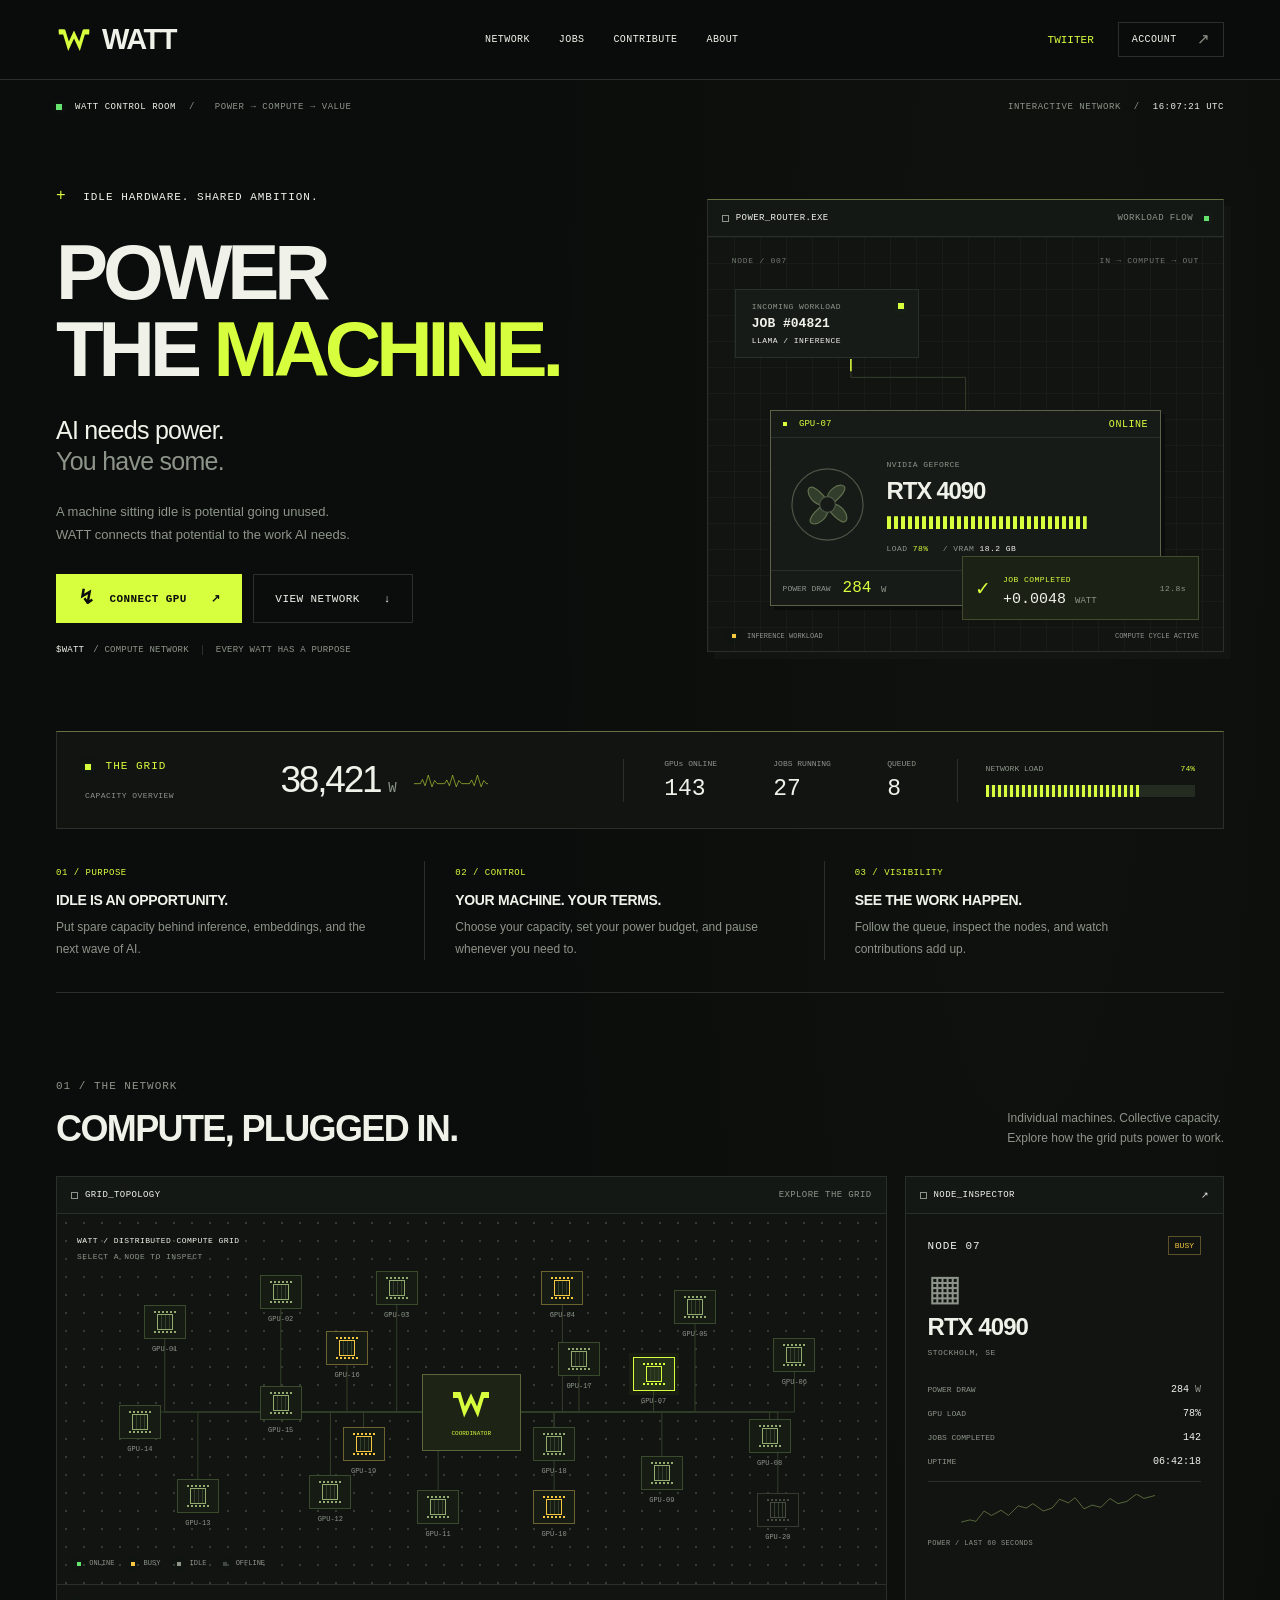
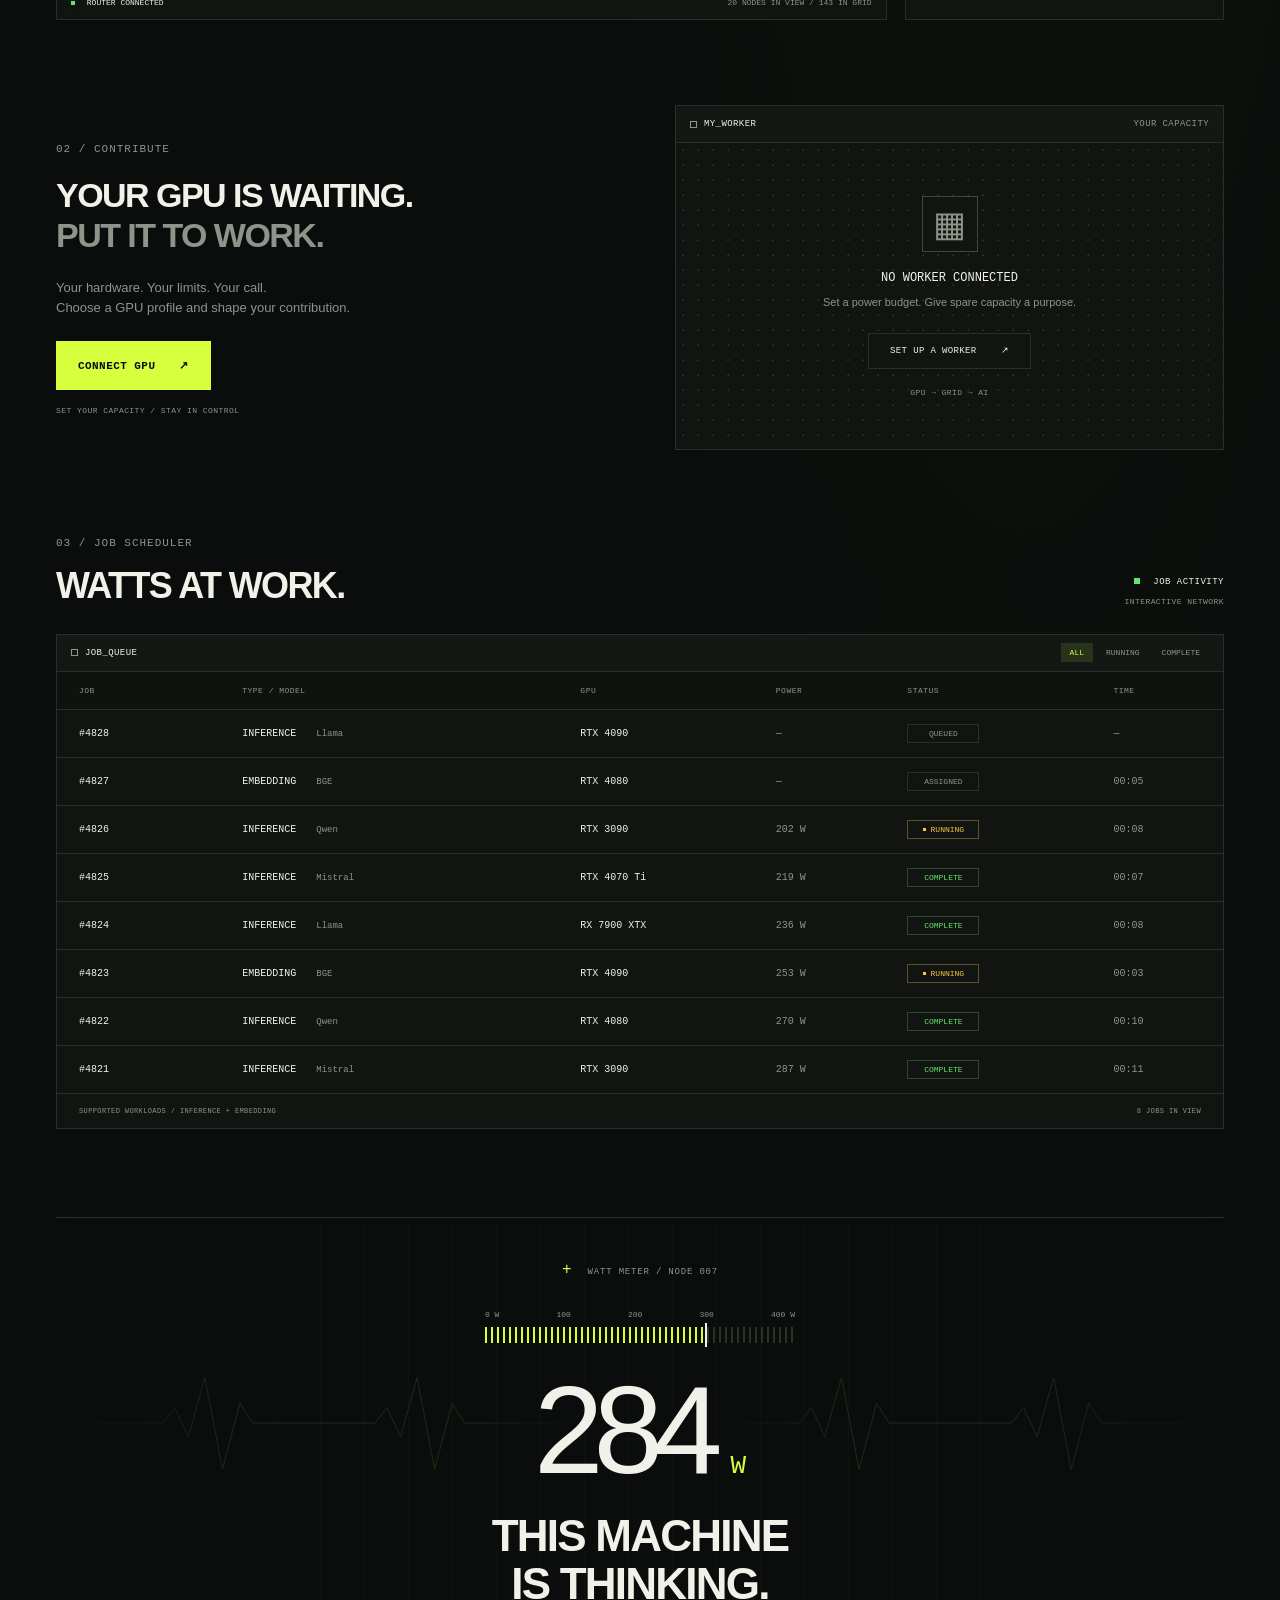
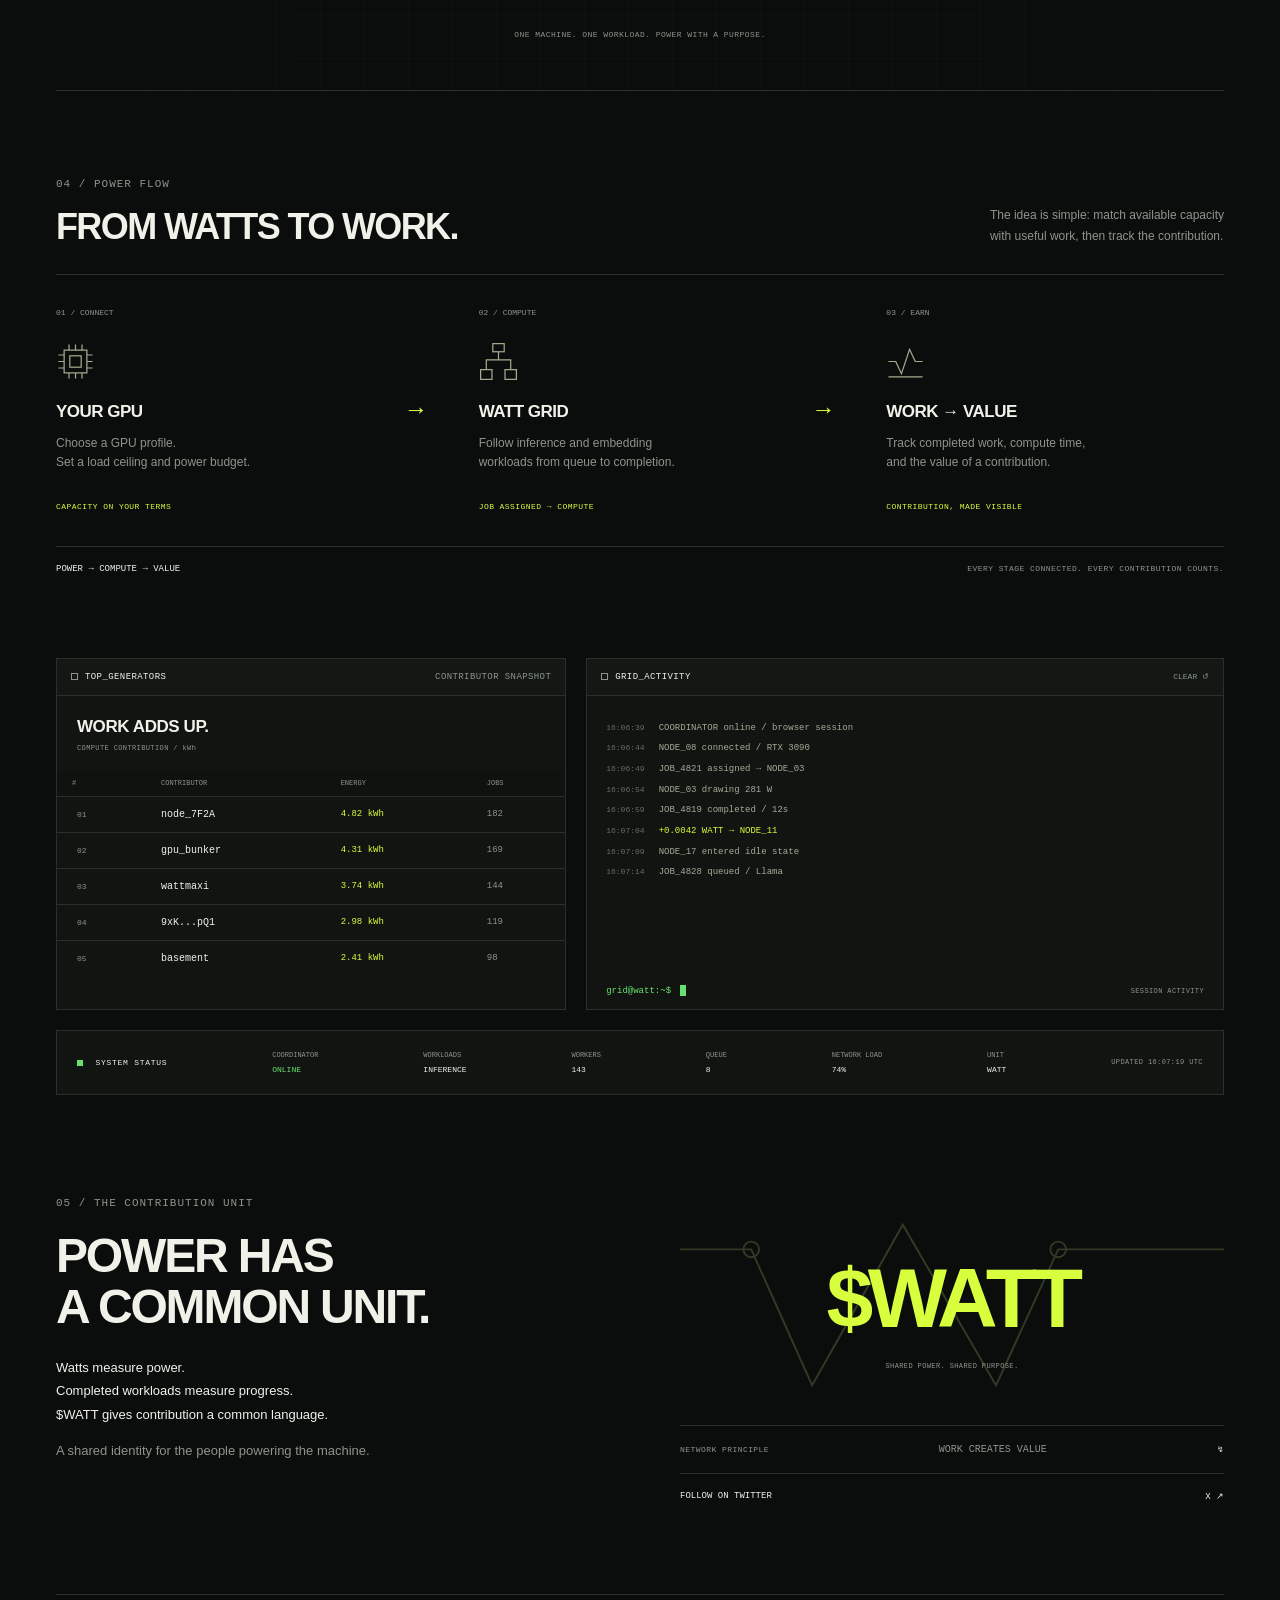
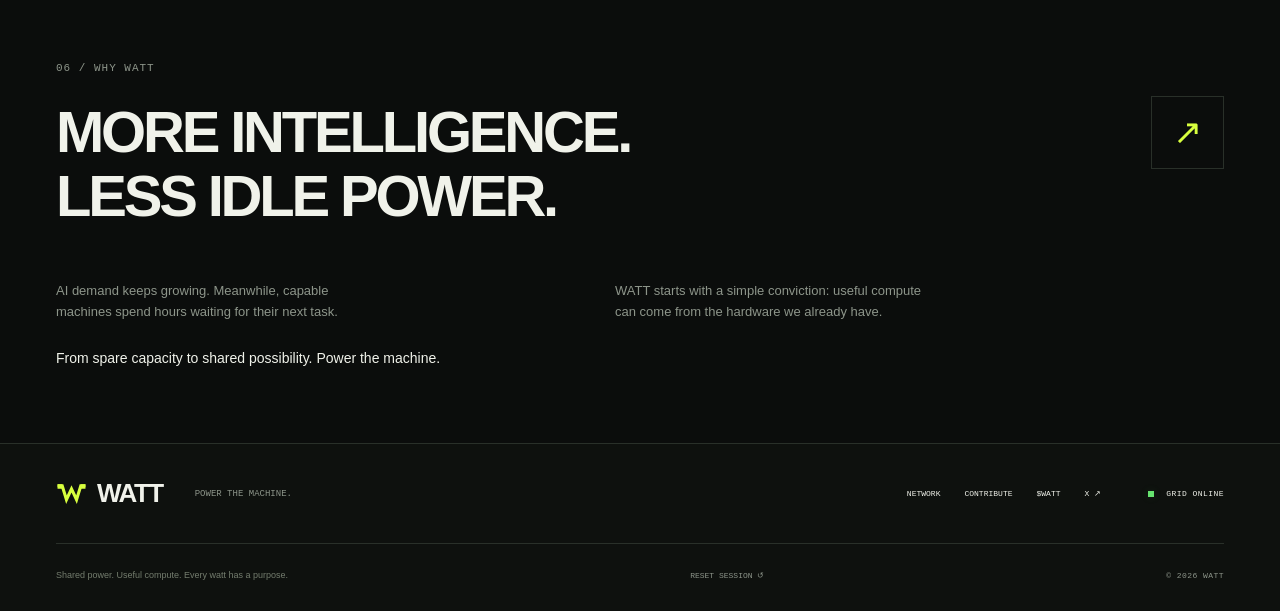
<file: index.html>
<!DOCTYPE html>
<html lang="en">
<head>
<meta charset="UTF-8"><meta name="viewport" content="width=device-width,initial-scale=1">
<meta name="theme-color" content="#0b0d0c"><meta name="description" content="AI needs power. You have some. WATT brings spare GPU capacity into one shared compute grid. Explore the network, configure your capacity, and follow the work.">
<title>WATT — Power the machine.</title>
<link rel="icon" href="assets/watt-mark.svg" type="image/svg+xml"><link rel="stylesheet" href="css/style.css">
<script defer src="js/data.js"></script><script defer src="js/network.js"></script><script defer src="js/worker.js"></script><script defer src="js/app.js"></script>
</head>
<body>
<a class="skip-link" href="#main">Skip to content</a>
<header class="header"><div class="nav-shell">
<a class="brand" href="#" aria-label="WATT home"><img src="assets/watt-mark.svg" alt="" width="36" height="27"><span>WATT</span></a>
<nav class="nav" id="navigation" aria-label="Main navigation"><a href="#network">NETWORK</a><a href="#jobs">JOBS</a><a href="#contribute">CONTRIBUTE</a><a href="#about">ABOUT</a></nav>
<div class="nav-tools"><a href="https://x.com/Watt_agent" class="token-link">TWIITER</a><button class="button small wallet-button" data-action="wallet">CONNECT <span class="wallet-symbol">⌘</span></button><button class="menu-button" aria-label="Open menu" aria-expanded="false" aria-controls="navigation">☰</button></div>
</div></header>
<main id="main">
<div class="page-shell">
<div class="system-strip"><span><i class="led"></i> WATT CONTROL ROOM <span class="dim">/</span> <span class="dim">POWER → COMPUTE → VALUE</span></span><span class="strip-right">INTERACTIVE NETWORK <span class="dim">/</span> <time id="header-time">00:00:00 UTC</time></span></div>
<section class="hero" aria-labelledby="hero-title">
<div class="hero-copy"><p class="eyebrow"><span class="tiny-cross">+</span> IDLE HARDWARE. SHARED AMBITION.</p><h1 id="hero-title">POWER<br>THE <span>MACHINE.</span></h1><p class="hero-lead">AI needs power.<br><span>You have some.</span></p><p class="hero-description">A machine sitting idle is potential going unused.<br>WATT connects that potential to the work AI needs.</p><div class="hero-actions"><button class="button primary" data-action="worker"><span class="plug-icon">↯</span><span data-worker-cta>CONNECT GPU</span><span>↗</span></button><a class="button secondary" href="#network">VIEW NETWORK <span>↓</span></a></div><p class="hero-footnote"><span>$WATT</span> / COMPUTE NETWORK <i></i> EVERY WATT HAS A PURPOSE</p></div>
<div class="hero-machine panel"><div class="panel-bar"><span><i class="window-mark"></i> POWER_ROUTER.EXE</span><span class="dim">WORKLOAD FLOW <i class="led"></i></span></div>
<div class="machine-stage"><div class="machine-grid"></div><div class="stage-label"><span>NODE / 007</span><span>IN → COMPUTE → OUT</span></div>
<div class="job-input"><span class="micro dim">INCOMING WORKLOAD</span><strong>JOB #04821</strong><span class="micro">LLAMA / INFERENCE</span><i class="led"></i></div>
<svg class="flow-wire wire-top" viewBox="0 0 500 85" aria-hidden="true"><path class="wire-base" d="M100 0v24h150v61"/><path class="wire-pulse" d="M100 0v24h150v61"/></svg>
<div class="gpu-unit"><div class="gpu-top"><span><i class="led"></i> GPU-07</span><span class="micro">ONLINE</span></div><div class="gpu-body"><div class="fan"><svg viewBox="0 0 100 100" aria-hidden="true"><circle cx="50" cy="50" r="45"/><g class="fan-blades"><path d="M50 45C19 5 18 48 44 51M55 50C95 19 52 18 49 44M50 55C81 95 82 52 56 49M45 50C5 81 48 82 51 56"/></g><circle class="fan-hub" cx="50" cy="50" r="10"/></svg></div><div class="gpu-spec"><span class="micro dim">NVIDIA GEFORCE</span><strong>RTX 4090</strong><div class="gpu-load-bars" aria-hidden="true"></div><span class="micro"><span class="dim">LOAD</span> <b id="hero-load">78%</b> <span class="dim">/ VRAM</span> 18.2 GB</span></div></div><div class="gpu-bottom"><span>POWER DRAW</span><strong><span id="hero-watts">284</span> <small>W</small></strong><span class="gpu-temp">64°C <span class="dim">/ 48% FAN</span></span></div></div>
<svg class="flow-wire wire-bottom" viewBox="0 0 500 80" aria-hidden="true"><path class="wire-base" d="M250 0v35h150v45"/><path class="wire-pulse" d="M250 0v35h150v45"/></svg>
<div class="job-output"><span class="completion-check">✓</span><div><span class="micro">JOB COMPLETED</span><strong>+0.0048 <span>WATT</span></strong></div><span class="micro dim">12.8s</span></div>
<div class="stage-footer"><span><i class="led yellow"></i> INFERENCE WORKLOAD</span><span id="hero-phase">COMPUTE CYCLE ACTIVE</span></div></div></div>
</section>
<section class="grid-meter panel" aria-label="Network power model"><div class="grid-meter-label"><p class="eyebrow"><i class="led"></i> THE GRID</p><span class="micro dim">CAPACITY OVERVIEW</span></div><div class="main-power"><strong id="network-watts">38,421</strong><span>W</span><svg viewBox="0 0 140 30" aria-hidden="true"><path d="M0 20h12l4-8 5 12 6-20 7 22 5-12 5 6h14l4-7 5 11 6-20 7 22 5-12 5 6h15l4-7 5 11 6-20 7 22 5-12 5 6h7"/></svg></div><dl class="grid-stats"><div><dt>GPUs ONLINE</dt><dd id="network-workers">143</dd></div><div><dt>JOBS RUNNING</dt><dd id="network-running">27</dd></div><div><dt>QUEUED</dt><dd id="network-queue">8</dd></div></dl><div class="network-load"><div><span>NETWORK LOAD</span><strong id="network-load-label">74%</strong></div><div class="load-track"><i id="network-load-bar" style="width:74%"></i></div></div></section>
<section class="network-principles" aria-label="What WATT stands for"><article><span class="micro">01 / PURPOSE</span><h3>IDLE IS AN OPPORTUNITY.</h3><p>Put spare capacity behind inference, embeddings, and the next wave of AI.</p></article><article><span class="micro">02 / CONTROL</span><h3>YOUR MACHINE. YOUR TERMS.</h3><p>Choose your capacity, set your power budget, and pause whenever you need to.</p></article><article><span class="micro">03 / VISIBILITY</span><h3>SEE THE WORK HAPPEN.</h3><p>Follow the queue, inspect the nodes, and watch contributions add up.</p></article></section>
<section id="network" class="section network-section"><div class="section-heading"><div><p class="eyebrow">01 / THE NETWORK</p><h2>COMPUTE, PLUGGED IN.</h2></div><p>Individual machines. Collective capacity.<br>Explore how the grid puts power to work.</p></div>
<div class="network-layout"><div class="panel topology"><div class="panel-bar"><span><i class="window-mark"></i> GRID_TOPOLOGY</span><span class="dim">EXPLORE THE GRID</span></div><div class="topology-canvas" id="topology"><svg id="topology-lines" viewBox="0 0 800 370" preserveAspectRatio="none" aria-hidden="true"></svg><div class="topology-coordinate micro">WATT / DISTRIBUTED COMPUTE GRID<br><span class="dim">SELECT A NODE TO INSPECT</span></div><div class="grid-core"><img src="assets/watt-mark.svg" alt="WATT coordinator"><span>COORDINATOR</span></div><div id="topology-nodes"></div><div class="topology-legend"><span><i class="led"></i> ONLINE</span><span><i class="led yellow"></i> BUSY</span><span><i class="led idle"></i> IDLE</span><span><i class="led offline"></i> OFFLINE</span></div></div><div class="topology-bottom"><span><i class="led"></i> ROUTER CONNECTED</span><span><span id="topology-visible">20</span> NODES IN VIEW <span class="dim">/</span> <span id="topology-total">143</span> IN GRID</span></div></div>
<aside class="panel node-inspector" aria-live="polite"><div class="panel-bar"><span><i class="window-mark"></i> NODE_INSPECTOR</span><span>↗</span></div><div class="inspector-body"><div class="node-heading"><span class="eyebrow" id="inspect-id">NODE 07</span><span class="status" id="inspect-status">BUSY</span></div><div class="chip-icon" aria-hidden="true">▦</div><h3 id="inspect-gpu">RTX 4090</h3><p class="micro dim" id="inspect-location">STOCKHOLM, SE</p><dl class="telemetry"><div><dt>POWER DRAW</dt><dd><span id="inspect-power">284</span> <small>W</small></dd></div><div><dt>GPU LOAD</dt><dd id="inspect-load">78%</dd></div><div><dt>JOBS COMPLETED</dt><dd id="inspect-jobs">142</dd></div><div><dt>UPTIME</dt><dd id="inspect-uptime">06:42:18</dd></div></dl><div class="node-sparkline"><svg viewBox="0 0 280 50" aria-hidden="true"><path d="M0 38l12-3 8 2 11-14 10 6 13-7 10 7 13-13 11 3 9-6 14 10 12-4 10-12 12 5 9-7 12 15 11-5 12 3 12-12 11 7 12-3 13-10 10 6 15-4"/></svg><span class="micro dim">POWER / LAST 60 SECONDS</span></div></div></aside></div>
</section>
<section id="contribute" class="contribute-section section"><div class="contribute-intro"><p class="eyebrow">02 / CONTRIBUTE</p><h2>YOUR GPU IS WAITING.<br><span class="dim">PUT IT TO WORK.</span></h2><p>Your hardware. Your limits. Your call.<br>Choose a GPU profile and shape your contribution.</p><button class="button primary" data-action="worker"><span data-worker-cta>CONNECT GPU</span> ↗</button><span class="micro dim contribute-note">SET YOUR CAPACITY / STAY IN CONTROL</span></div><div class="panel worker-panel" id="worker-panel"><div class="panel-bar"><span><i class="window-mark"></i> MY_WORKER</span><span class="dim">YOUR CAPACITY</span></div><div id="worker-content"></div></div></section>
<section id="jobs" class="section"><div class="section-heading"><div><p class="eyebrow">03 / JOB SCHEDULER</p><h2>WATTS AT WORK.</h2></div><div class="jobs-heading-right"><span class="micro"><i class="led"></i> JOB ACTIVITY</span><span class="micro dim">INTERACTIVE NETWORK</span></div></div><div class="panel jobs-panel"><div class="panel-bar"><span><i class="window-mark"></i> JOB_QUEUE</span><div class="job-filters" role="group" aria-label="Filter jobs"><button class="active" data-filter="ALL">ALL</button><button data-filter="RUNNING">RUNNING</button><button data-filter="COMPLETE">COMPLETE</button></div></div><div class="jobs-table-wrap"><table class="jobs-table" aria-label="Interactive job queue"><thead><tr><th>JOB</th><th>TYPE / MODEL</th><th>GPU</th><th>POWER</th><th>STATUS</th><th>TIME</th></tr></thead><tbody id="job-rows"></tbody></table></div><div class="table-foot micro"><span>SUPPORTED WORKLOADS / INFERENCE + EMBEDDING</span><span id="job-count">8 JOBS IN VIEW</span></div></div></section>
<section class="thinking-section" aria-label="WATT power meter"><div class="thinking-grid"></div><p class="eyebrow"><span class="tiny-cross">+</span> WATT METER / NODE 007</p><div class="watt-gauge"><div class="gauge-ticks"><span>0 W</span><span>100</span><span>200</span><span>300</span><span>400 W</span></div><div class="gauge-bar"><div id="gauge-fill"></div><i id="gauge-needle"></i></div></div><div class="thinking-number"><span id="thinking-watts">284</span><small>W</small></div><svg class="thinking-wave" viewBox="0 0 1200 140" preserveAspectRatio="none" aria-hidden="true"><path d="M0 70h110l12-18 14 34 17-69 18 107 18-77 13 23h126l12-18 14 34 17-69 18 107 18-77 13 23h126l12-18 14 34 17-69 18 107 18-77 13 23h126l12-18 14 34 17-69 18 107 18-77 13 23h126l12-18 14 34 17-69 18 107 18-77 13 23h190"/></svg><h2>THIS MACHINE<br>IS THINKING.</h2><p class="micro dim">ONE MACHINE. ONE WORKLOAD. POWER WITH A PURPOSE.</p></section>
<section class="section power-flow-section"><div class="section-heading"><div><p class="eyebrow">04 / POWER FLOW</p><h2>FROM WATTS TO WORK.</h2></div><p>The idea is simple: match available capacity<br>with useful work, then track the contribution.</p></div><div class="power-flow"><article><span class="flow-index">01 / CONNECT</span><svg viewBox="0 0 48 48" aria-hidden="true"><rect x="10" y="10" width="28" height="28"/><rect x="17" y="17" width="14" height="14"/><path d="M16 3v7m8-7v7m8-7v7M16 38v7m8-7v7m8-7v7M3 16h7m-7 8h7m-7 8h7M38 16h7m-7 8h7m-7 8h7"/></svg><h3>YOUR GPU</h3><p>Choose a GPU profile.<br>Set a load ceiling and power budget.</p><span class="micro">CAPACITY ON YOUR TERMS</span></article><span class="flow-arrow">→</span><article><span class="flow-index">02 / COMPUTE</span><svg viewBox="0 0 48 48" aria-hidden="true"><path d="M24 12v10M9 34V22h30v12"/><rect x="17" y="2" width="14" height="10"/><rect x="2" y="34" width="14" height="12"/><rect x="32" y="34" width="14" height="12"/></svg><h3>WATT GRID</h3><p>Follow inference and embedding<br>workloads from queue to completion.</p><span class="micro">JOB ASSIGNED → COMPUTE</span></article><span class="flow-arrow">→</span><article><span class="flow-index">03 / EARN</span><svg viewBox="0 0 48 48" aria-hidden="true"><path d="M3 24h9l7 15 10-30 7 15h9"/><path d="M3 43h42"/></svg><h3>WORK → VALUE</h3><p>Track completed work, compute time,<br>and the value of a contribution.</p><span class="micro">CONTRIBUTION, MADE VISIBLE</span></article></div><div class="flow-caption"><strong>POWER → COMPUTE → VALUE</strong><span class="micro dim">EVERY STAGE CONNECTED. EVERY CONTRIBUTION COUNTS.</span></div></section>
<section class="section operations-section"><div class="panel leaderboard"><div class="panel-bar"><span><i class="window-mark"></i> TOP_GENERATORS</span><span class="dim">CONTRIBUTOR SNAPSHOT</span></div><div class="leaderboard-intro"><h3>WORK ADDS UP.</h3><span class="micro dim">COMPUTE CONTRIBUTION / kWh</span></div><table><thead><tr><th>#</th><th>CONTRIBUTOR</th><th>ENERGY</th><th>JOBS</th></tr></thead><tbody id="leaderboard-rows"></tbody></table></div><div class="panel terminal"><div class="panel-bar"><span><i class="window-mark"></i> GRID_ACTIVITY</span><button class="text-button" data-action="clear">CLEAR ↺</button></div><div class="terminal-body" id="activity-log" role="log" aria-live="off"></div><div class="terminal-prompt"><span>grid@watt:~$</span><i class="cursor"></i><span class="micro dim">SESSION ACTIVITY</span></div></div></section>
<section class="status-strip panel" aria-label="System status"><span class="eyebrow"><i class="led"></i> SYSTEM STATUS</span><div>COORDINATOR <strong>ONLINE</strong></div><div>WORKLOADS <strong>INFERENCE</strong></div><div>WORKERS <strong id="status-workers">143</strong></div><div>QUEUE <strong id="status-queue">8</strong></div><div>NETWORK LOAD <strong id="status-load">74%</strong></div><div>UNIT <strong>WATT</strong></div><span class="micro dim" id="updated-time">UPDATED 00:00:00 UTC</span></section>
<section id="token" class="token-section section"><div><p class="eyebrow">05 / THE CONTRIBUTION UNIT</p><h2>POWER HAS<br>A COMMON UNIT.</h2><p>Watts measure power.<br>Completed workloads measure progress.<br>$WATT gives contribution a common language.</p><p class="dim">A shared identity for the people powering the machine.</p></div><div class="token-identity"><div class="token-art"><svg viewBox="0 0 420 170" aria-hidden="true"><path d="M0 42h55l47 105L172 23l72 124 48-105h128"/><circle cx="55" cy="42" r="6"/><circle cx="292" cy="42" r="6"/></svg><strong>$WATT</strong><span class="micro dim">SHARED POWER. SHARED PURPOSE.</span></div><div class="contract-row"><span class="micro dim">NETWORK PRINCIPLE</span><strong>WORK CREATES VALUE</strong><span class="micro">↯</span></div><a class="twitter-button" data-twitter-link role="link" aria-label="Follow WATT on Twitter / X" aria-disabled="true"><span>FOLLOW ON TWITTER</span><span>X ↗</span></a></div></section>
<section id="about" class="about-section section"><p class="eyebrow">06 / WHY WATT</p><h2>MORE INTELLIGENCE.<br>LESS IDLE POWER.</h2><div class="about-body"><p>AI demand keeps growing. Meanwhile, capable<br>machines spend hours waiting for their next task.</p><p>WATT starts with a simple conviction: useful compute<br>can come from the hardware we already have.</p><strong>From spare capacity to shared possibility. Power the machine.</strong></div><a href="#contribute" class="about-arrow" aria-label="Start contributing">↗</a></section>
</div></main>
<footer><div class="page-shell"><div class="footer-top"><a class="brand" href="#"><img src="assets/watt-mark.svg" alt="" width="36" height="27"><span>WATT</span></a><span class="footer-tagline">POWER THE MACHINE.</span><nav aria-label="Footer navigation"><a href="#network">NETWORK</a><a href="#contribute">CONTRIBUTE</a><a href="#token">$WATT</a><a data-twitter-link role="link" aria-label="WATT on Twitter / X" aria-disabled="true">X ↗</a></nav><span class="micro"><i class="led"></i> GRID ONLINE</span></div><div class="footer-bottom"><p>Shared power. Useful compute. Every watt has a purpose.</p><button class="text-button" data-action="reset">RESET SESSION ↺</button><span class="micro dim">© 2026 WATT</span></div></div></footer>
<dialog id="setup-dialog" class="modal" aria-label="Connect GPU setup"><div class="panel-bar"><span><i class="window-mark"></i> WORKER_SETUP</span><button class="close-button" data-close aria-label="Close setup">×</button></div><div class="modal-body"><p class="eyebrow">WORKER CONFIGURATION</p><h2>CONNECT TO THE GRID.</h2><div class="setup-steps"><span data-step="1" class="active">01 HARDWARE</span><span data-step="2">02 CAPACITY</span><span data-step="3">03 CONNECT</span></div><div id="setup-content"></div></div></dialog>
<dialog id="wallet-dialog" class="modal wallet-modal" aria-label="Local account session"><div class="panel-bar"><span><i class="window-mark"></i> ACCOUNT_SESSION</span><button class="close-button" data-close aria-label="Close account">×</button></div><div class="modal-body" id="wallet-content"></div></dialog>
<dialog id="info-dialog" class="modal info-modal" aria-label="WATT information"><div class="panel-bar"><span><i class="window-mark"></i> WATT / INFORMATION</span><button class="close-button" data-close aria-label="Close information">×</button></div><div class="modal-body" id="info-content"></div></dialog>
<div class="toast" id="toast" role="status"></div>
</body></html>
</file>
<file: css/style.css>
:root{--bg:#0b0d0c;--surface:#111411;--secondary:#171b17;--text:#f0f2ea;--muted:#8d958a;--border:#293029;--acid:#d8ff3e;--yellow:#f5c842;--green:#66e36f;--warning:#ff9f43;--red:#ff5c5c;--mono:'SFMono-Regular',Consolas,'Liberation Mono',monospace;--sans:Arial,Helvetica,sans-serif}*{box-sizing:border-box}html{scroll-behavior:smooth;scroll-padding-top:90px}body{margin:0;background:var(--bg);color:var(--text);font-family:var(--sans);-webkit-font-smoothing:antialiased}::selection{background:var(--acid);color:var(--bg)}a{color:inherit;text-decoration:none}button,input,select{font:inherit}button,a,input,select{-webkit-tap-highlight-color:transparent}button{cursor:pointer;color:inherit;background:none;border:0}button:disabled{cursor:wait;opacity:.65}button,a{touch-action:manipulation}button:focus-visible,a:focus-visible,select:focus-visible,input:focus-visible{outline:2px solid var(--acid);outline-offset:5px}button,a{transition:color .2s,background .2s,transform .2s,border-color .2s}button:active,.button:active{transform:translateY(2px)}img,svg{display:block;max-width:100%}p,h1,h2,h3{margin:0}p{line-height:1.6}dl,dd{margin:0}table{border-collapse:collapse;width:100%}th{text-align:left;font-weight:400}small{font-size:inherit}.dim{color:var(--muted)}.micro,.eyebrow{font-family:var(--mono);font-size:10px;letter-spacing:.055em}.eyebrow{font-size:11px;letter-spacing:.09em}.led{display:inline-block;width:6px;height:6px;background:var(--green);margin-right:7px;vertical-align:middle;box-shadow:0 0 8px #66e36f20}.led.yellow{background:var(--yellow)}.led.idle{background:var(--muted)}.led.offline{background:#414741}.tiny-cross{color:var(--acid);font-size:16px;margin-right:9px}.skip-link{position:fixed;top:-60px;left:20px;z-index:100;background:var(--acid);color:var(--bg);padding:12px}.skip-link:focus{top:10px}.page-shell,.nav-shell{width:calc(100% - 112px);max-width:1320px;margin:auto}.header{height:80px;border-bottom:1px solid var(--border);position:sticky;top:0;background:#0b0d0cf5;z-index:20;backdrop-filter:blur(12px)}.nav-shell{display:flex;height:100%;align-items:center;justify-content:space-between;gap:30px}.brand{display:flex;align-items:center;gap:10px;flex-shrink:0}.brand span{font-size:29px;font-weight:900;letter-spacing:-1.5px}.nav{display:flex;gap:29px;margin-left:auto;margin-right:auto;font:10px var(--mono);letter-spacing:.04em}.nav a:hover,footer a:hover{color:var(--acid)}.nav-tools{display:flex;align-items:center;gap:24px;font:11px var(--mono)}.token-link{color:var(--acid)}.social-link{padding:0}.button{display:inline-flex;align-items:center;justify-content:space-between;gap:24px;min-height:49px;padding:0 21px;border:1px solid var(--border);font:11px var(--mono);letter-spacing:.04em;white-space:nowrap}.button:hover{border-color:var(--muted);background:var(--secondary)}.button.primary{background:var(--acid);border-color:var(--acid);color:var(--bg);font-weight:700}.button.primary:hover{background:#e4ff7f;border-color:#e4ff7f}.button.small{min-height:35px;padding:0 13px;font-size:10px;gap:20px}.wallet-symbol{color:var(--muted);font-size:15px}.menu-button{display:none}.system-strip{display:flex;justify-content:space-between;padding:22px 0 0;font:9px var(--mono);letter-spacing:.06em;gap:20px}.system-strip .dim{margin:0 7px}.strip-right{color:var(--muted)}.strip-right time{color:var(--text)}.hero{display:grid;grid-template-columns:1.15fr 1fr;gap:56px;align-items:center;padding:72px 0 76px}.hero-copy h1{font-size:clamp(52px,6.1vw,88px);line-height:.99;letter-spacing:-.065em;font-weight:900;margin:24px 0 27px;white-space:nowrap}.hero-copy h1 span{color:var(--acid)}.hero-lead{font-size:25px;line-height:1.25;font-weight:500;letter-spacing:-.03em}.hero-lead span{color:var(--muted)}.hero-description{font-size:13px;color:var(--muted);margin:22px 0 28px;line-height:1.8}.hero-actions{display:flex;gap:11px;flex-wrap:wrap}.plug-icon{font-size:20px;margin-right:-10px;line-height:1}.hero-footnote{font:9px var(--mono);letter-spacing:.025em;color:var(--muted);margin-top:22px;display:flex;align-items:center;gap:9px}.hero-footnote span{color:var(--text)}.hero-footnote i{height:10px;width:1px;background:var(--border);margin:0 4px}.panel{border:1px solid var(--border);background:var(--surface);min-width:0}.panel-bar{height:37px;border-bottom:1px solid var(--border);display:flex;align-items:center;justify-content:space-between;gap:15px;padding:0 14px;font:9px var(--mono);letter-spacing:.045em;background:#141814}.panel-bar>span{display:flex;align-items:center;gap:7px}.window-mark{width:7px;height:7px;display:inline-block;border:1px solid var(--muted)}.panel-bar .led{margin:0 0 0 4px;width:5px;height:5px;animation:blink 4s infinite}.hero-machine{box-shadow:7px 7px 0 #171b1780;transform:translateY(6px)}.machine-stage{height:414px;position:relative;overflow:hidden;padding:19px 24px}.machine-grid,.thinking-grid{position:absolute;inset:0;background-image:linear-gradient(#29302945 1px,transparent 1px),linear-gradient(90deg,#29302945 1px,transparent 1px);background-size:26px 26px;pointer-events:none}.stage-label{position:relative;display:flex;justify-content:space-between;color:#737b70;font:8px var(--mono);letter-spacing:.09em}.job-input{position:absolute;top:52px;left:27px;border:1px solid var(--border);background:var(--secondary);padding:12px 16px;width:184px;z-index:2;display:flex;flex-direction:column;gap:5px}.job-input strong{font:13px var(--mono);font-weight:600}.job-input .micro{font-size:8px}.job-input .led{position:absolute;right:7px;top:13px;background:var(--acid);animation:blink 3s infinite}.flow-wire{position:absolute;left:0;right:0;width:100%;max-width:none;fill:none;stroke-width:1}.wire-top{top:122px;height:65px}.wire-base{stroke:#414b32}.wire-pulse{stroke:var(--acid);stroke-width:2;stroke-dasharray:16 300;animation:pulse-wire 5s linear infinite}.gpu-unit{position:absolute;width:76%;left:12%;top:173px;border:1px solid #5a6249;background:#171b17;z-index:3;box-shadow:4px 4px 0 #0b0d0c}.gpu-top{display:flex;align-items:center;justify-content:space-between;height:27px;border-bottom:1px solid var(--border);padding:0 12px;font:9px var(--mono);color:var(--acid)}.gpu-top .led{background:var(--acid);width:4px;height:4px}.gpu-body{display:flex;align-items:center;gap:20px;padding:15px 17px}.fan{width:79px;flex-shrink:0}.fan svg{fill:none;stroke:#4d5747;stroke-width:1.5}.fan .fan-blades{fill:#333d2b;stroke:#60704e;transform-origin:50% 50%;animation:fan-spin 9s linear infinite}.fan .fan-hub{fill:#171b17}.gpu-spec{flex:1}.gpu-spec strong{display:block;font-size:24px;letter-spacing:-.05em;margin:6px 0 11px}.gpu-spec .micro{font-size:8px}.gpu-spec b{font-weight:400;color:var(--acid);margin-right:9px}.gpu-load-bars{height:13px;width:100%;margin-bottom:8px;background:repeating-linear-gradient(90deg,var(--acid) 0,var(--acid) 4px,transparent 4px,transparent 7px);clip-path:polygon(0 0,78% 0,78% 100%,0 100%)}.gpu-bottom{border-top:1px solid var(--border);padding:8px 12px;display:flex;gap:12px;align-items:center;font:8px var(--mono)}.gpu-bottom>span:first-child{color:var(--muted)}.gpu-bottom strong{font-size:16px;font-weight:400;color:var(--acid)}.gpu-bottom small{font-size:9px;color:var(--muted)}.gpu-temp{margin-left:auto}.wire-bottom{top:312px;height:54px}.wire-bottom .wire-pulse{animation-delay:2s}.job-output{position:absolute;bottom:31px;right:24px;background:#1b2215;border:1px solid #424c2c;display:flex;align-items:center;gap:12px;padding:11px 12px;z-index:4;min-width:237px}.completion-check{font-size:19px;color:var(--acid)}.job-output .micro{font-size:8px;color:var(--acid)}.job-output strong{font:15px var(--mono);display:block;margin-top:5px}.job-output strong span{font-size:9px;color:var(--muted)}.job-output>.micro{margin-left:auto;color:var(--muted)}.stage-footer{position:absolute;left:24px;right:24px;bottom:11px;display:flex;justify-content:space-between;font:7px var(--mono);color:var(--muted)}.stage-footer .led{width:4px;height:4px}.grid-meter{display:grid;grid-template-columns:.8fr 1.5fr 1.6fr 1fr;align-items:center;padding:26px 28px;gap:28px;border-top-color:#667144}.grid-meter-label .eyebrow{color:var(--acid);margin-bottom:8px}.grid-meter-label .led{background:var(--acid)}.grid-meter-label .micro{font-size:8px}.main-power{display:flex;align-items:baseline;gap:8px;white-space:nowrap}.main-power strong{font-size:37px;letter-spacing:-.06em;font-weight:500;font-variant-numeric:tabular-nums}.main-power>span{font:14px var(--mono);color:var(--muted)}.main-power svg{width:74px;height:22px;margin-left:9px;fill:none;stroke:var(--acid);stroke-width:1}.grid-stats{display:flex;justify-content:space-around;gap:25px;border-left:1px solid var(--border);border-right:1px solid var(--border);padding:0 25px}.grid-stats dt{font:8px var(--mono);white-space:nowrap;color:var(--muted);margin-bottom:8px}.grid-stats dd{font:23px var(--mono)}.network-load>div:first-child{display:flex;justify-content:space-between;gap:14px;font:8px var(--mono);margin-bottom:12px;color:var(--muted)}.network-load strong{font-weight:400;color:var(--acid)}.load-track{height:12px;background:#242b20;position:relative}.load-track i{display:block;height:100%;background:repeating-linear-gradient(90deg,var(--acid) 0,var(--acid) 3px,transparent 3px,transparent 6px);transition:width 3s ease}.section{padding:85px 0 0;scroll-margin-top:15px}.section-heading{display:flex;align-items:flex-end;justify-content:space-between;gap:25px;margin-bottom:28px}.section-heading .eyebrow{color:var(--muted);margin-bottom:13px}.section h2{font-size:36px;line-height:1.1;font-weight:800;letter-spacing:-.045em}.section-heading>p{font-size:12px;color:var(--muted);line-height:1.7}.network-layout{display:grid;grid-template-columns:2.6fr 1fr;gap:18px}.topology-canvas{position:relative;height:370px;background-image:radial-gradient(#343c30 1px,transparent 1px);background-size:18px 18px;overflow:hidden}.topology-coordinate{position:absolute;top:19px;left:20px;font-size:8px;line-height:1.9;z-index:1}.topology-canvas>svg{position:absolute;inset:0;width:100%;height:100%;fill:none;stroke:#313e29;stroke-width:1}.topology-canvas .node-wire-pulse{stroke:var(--acid);stroke-width:1.5;stroke-dasharray:9 360;animation:pulse-wire 12s linear infinite}.grid-core{position:absolute;top:43%;left:44%;width:12%;height:21%;border:1px solid #5b673a;background:#1d2415;display:flex;flex-direction:column;gap:10px;align-items:center;justify-content:center;z-index:2}.grid-core img{width:40px}.grid-core span{font:6px var(--mono);color:var(--acid)}.network-node{position:absolute;width:42px;height:34px;background:#161c14;border:1px solid #394b2c;display:flex;align-items:center;justify-content:center;transform:translate(-50%,-50%);z-index:3;color:#93aa70}.network-node .node-chip{width:16px;height:16px;border:1px solid currentColor;position:relative;background:repeating-linear-gradient(90deg,transparent 0,transparent 3px,#33412a 3px,#33412a 4px)}.network-node .node-chip:before,.network-node .node-chip:after{content:'';position:absolute;width:22px;height:2px;left:-4px;background:repeating-linear-gradient(90deg,currentColor 0,currentColor 2px,transparent 2px,transparent 4px)}.network-node .node-chip:before{top:-4px}.network-node .node-chip:after{bottom:-4px}.network-node .node-name{position:absolute;top:39px;font:7px var(--mono);color:var(--muted);white-space:nowrap;pointer-events:none}.network-node.busy{color:var(--yellow);border-color:#6d6232}.network-node.offline{color:#444d40;border-color:#343c30;background:#111411}.network-node.selected,.network-node:hover{border-color:var(--acid);color:var(--acid);background:#26311a;box-shadow:0 0 0 4px #d8ff3e0a}.network-node:active{transform:translate(-50%,-50%)}.network-node.user-node{color:var(--acid);border-color:var(--acid)}.topology-legend{position:absolute;bottom:17px;left:20px;display:flex;gap:17px;font:7px var(--mono);color:var(--muted)}.topology-legend .led{width:4px;height:4px;margin-right:4px}.topology-bottom{height:35px;padding:0 14px;border-top:1px solid var(--border);display:flex;align-items:center;justify-content:space-between;font:8px var(--mono)}.topology-bottom>span:last-child{color:var(--muted)}.topology-bottom .led{width:4px;height:4px}.inspector-body{padding:22px}.node-heading{display:flex;justify-content:space-between;align-items:center}.status{font:8px var(--mono);color:var(--yellow);border:1px solid #5d512a;padding:4px 6px}.status.online,.status.complete{color:var(--green);border-color:#284b2b}.status.idle,.status.queued,.status.assigned{color:var(--muted);border-color:var(--border)}.status.offline{color:#6e7668;border-color:#363b32}.chip-icon{font-size:36px;color:var(--muted);margin:15px 0 7px;line-height:1}.inspector-body h3{font-size:24px;letter-spacing:-.04em;margin-bottom:6px}.inspector-body>.micro{font-size:8px}.telemetry{margin:24px 0 14px;display:grid;gap:13px}.telemetry>div{display:flex;align-items:center;justify-content:space-between;font:10px var(--mono)}.telemetry dt{color:var(--muted);font-size:8px}.telemetry dd small{color:var(--muted)}.node-sparkline{border-top:1px solid var(--border);padding-top:12px}.node-sparkline svg{height:37px;width:100%;fill:none;stroke:#718449;stroke-width:1}.node-sparkline .micro{font-size:7px}.contribute-section{display:grid;grid-template-columns:1fr 1fr;gap:70px;align-items:center}.contribute-intro .eyebrow{color:var(--muted);margin-bottom:17px}.contribute-intro h2{font-size:34px;line-height:1.18}.contribute-intro>p:not(.eyebrow){color:var(--muted);font-size:13px;margin:22px 0}.contribute-note{display:block;font-size:8px;margin-top:16px}.worker-empty{min-height:306px;display:flex;align-items:center;justify-content:center;flex-direction:column;padding:30px;text-align:center;position:relative;background-image:radial-gradient(#293029 1px,transparent 1px);background-size:15px 15px}.empty-chip{border:1px solid #404936;width:56px;height:56px;display:flex;align-items:center;justify-content:center;font-size:35px;color:var(--muted);background:var(--surface);margin-bottom:19px}.worker-empty h3{font:12px var(--mono);margin-bottom:9px}.worker-empty>p{font-size:11px;color:var(--muted)}.worker-empty .button{margin-top:21px;min-height:36px;font-size:9px;background:var(--surface)}.worker-empty .micro{font-size:8px;margin-top:19px;color:var(--muted)}.worker-dashboard{padding:22px}.worker-dashboard-title{display:flex;justify-content:space-between;align-items:center}.worker-dashboard-title h3{font:15px var(--mono)}.worker-hardware{font:9px var(--mono);color:var(--muted);margin-top:7px}.worker-stats{display:grid;grid-template-columns:repeat(3,1fr);margin:24px 0 20px;row-gap:24px}.worker-stats dt{font:8px var(--mono);color:var(--muted);margin-bottom:7px}.worker-stats dd{font:19px var(--mono)}.worker-stats dd.small-value{font-size:13px}.worker-stats dd small{font-size:9px;color:var(--muted)}.worker-earnings{padding:14px 0;display:flex;align-items:center;justify-content:space-between;border-top:1px solid var(--border);border-bottom:1px solid var(--border);font:9px var(--mono);color:var(--muted)}.worker-earnings strong{color:var(--acid);font-size:19px;font-weight:400}.worker-earnings strong small{font-size:10px}.worker-actions{display:flex;gap:8px;margin-top:17px}.worker-actions .button{min-height:34px;font-size:8px;padding:0 13px}.worker-current-job{font:8px var(--mono);color:var(--muted);margin-top:13px}.jobs-heading-right{display:flex;flex-direction:column;gap:10px;align-items:flex-end}.jobs-heading-right .micro{font-size:9px}.jobs-heading-right>.dim{font-size:8px}.job-filters{display:flex;gap:4px}.job-filters button{font:8px var(--mono);color:var(--muted);padding:5px 9px}.job-filters button.active{background:#29331c;color:var(--acid)}.job-filters button:hover{color:var(--text)}.jobs-table{font:10px var(--mono)}.jobs-table th{height:36px;font-size:8px;color:var(--muted);background:#0f120f;letter-spacing:.06em}.jobs-table th,.jobs-table td{padding:14px 22px;border-bottom:1px solid var(--border)}.jobs-table th:first-child{width:14%}.jobs-table th:nth-child(2){width:29%}.jobs-table tr:last-child td{border-bottom:0}.jobs-table tbody tr:hover{background:#1a2018}.job-id{color:var(--text)}.job-model{color:var(--muted);margin-left:20px;font-size:9px}.jobs-table td:nth-child(4),.jobs-table td:last-child{color:var(--muted)}.jobs-table .status{font-size:8px;display:inline-flex;gap:5px;align-items:center;min-width:72px;justify-content:center;padding:4px 6px}.status.running:before{content:'';width:3px;height:3px;background:var(--yellow);animation:blink 3s infinite}.status.running{border-color:#5d512a;color:var(--yellow)}.table-foot{display:flex;justify-content:space-between;gap:12px;border-top:1px solid var(--border);padding:13px 22px;font-size:7px;color:var(--muted)}.thinking-section{margin-top:88px;border-top:1px solid var(--border);border-bottom:1px solid var(--border);text-align:center;padding:40px 0 48px;position:relative;overflow:hidden}.thinking-grid{background-size:44px 44px;opacity:.5;mask-image:linear-gradient(90deg,transparent,black 25%,black 75%,transparent)}.thinking-section>.eyebrow{color:var(--muted);position:relative;font-size:9px}.watt-gauge{width:310px;margin:27px auto 0;position:relative}.gauge-ticks{display:flex;justify-content:space-between;font:8px var(--mono);color:var(--muted);margin-bottom:8px}.gauge-bar{height:16px;background:repeating-linear-gradient(90deg,#2a3225 0,#2a3225 2px,transparent 2px,transparent 6px);position:relative}.gauge-bar>div{width:71%;height:100%;background:repeating-linear-gradient(90deg,var(--acid) 0,var(--acid) 2px,transparent 2px,transparent 6px);transition:width 4s}.gauge-bar>i{position:absolute;left:71%;top:-4px;height:24px;width:2px;background:var(--text);transition:left 4s}.thinking-number{position:relative;z-index:2;display:flex;align-items:baseline;justify-content:center;gap:18px;font-size:125px;font-weight:500;letter-spacing:-.08em;line-height:1.2;margin-top:12px;font-variant-numeric:tabular-nums}.thinking-number small{font:26px var(--mono);letter-spacing:0;color:var(--acid)}.thinking-wave{position:absolute;top:145px;left:0;width:100%;height:120px;fill:none;stroke:#718532;stroke-width:1;opacity:.25;animation:wave-glow 6s ease-in-out infinite;mask-image:linear-gradient(90deg,transparent,black 15%,black 36%,transparent 45%,transparent 57%,black 67%,black 85%,transparent)}.thinking-section h2{font-size:44px;letter-spacing:-.04em;line-height:1.08;position:relative;z-index:2;margin:7px 0 22px}.thinking-section>p:last-child{font-size:8px;position:relative}.power-flow{display:grid;grid-template-columns:1fr 55px 1fr 55px 1fr;border-top:1px solid var(--border);border-bottom:1px solid var(--border);padding:33px 0}.power-flow article{padding:0 15px}.power-flow article:first-child{padding-left:0}.flow-index{display:block;font:8px var(--mono);color:var(--muted);margin-bottom:25px}.power-flow svg{width:39px;height:39px;stroke:#a1ad90;fill:none;stroke-width:1.5;margin-bottom:21px}.power-flow h3{font-size:17px;letter-spacing:-.03em;margin-bottom:12px}.power-flow p{color:var(--muted);font-size:12px;margin-bottom:22px}.power-flow article>.micro{color:var(--acid);font-size:8px}.flow-arrow{align-self:center;color:var(--acid);font:24px var(--mono)}.flow-caption{display:flex;justify-content:space-between;gap:20px;padding:17px 0}.flow-caption strong{font:9px var(--mono);font-weight:400}.flow-caption .micro{font-size:8px}.operations-section{display:grid;grid-template-columns:1fr 1.25fr;gap:20px;padding-top:67px}.leaderboard-intro{padding:21px 20px 18px;display:flex;flex-direction:column;gap:7px}.leaderboard-intro h3{font-size:17px;letter-spacing:-.025em}.leaderboard-intro .micro{font-size:7px}.leaderboard table{font:10px var(--mono)}.leaderboard th{font-size:7px;color:var(--muted);padding:9px 15px;background:#0f120f}.leaderboard td{padding:12px 15px;border-top:1px solid var(--border)}.leaderboard td:first-child{color:var(--muted);padding-left:20px;font-size:8px}.leaderboard td:nth-child(3){color:var(--acid);font-size:9px;white-space:nowrap}.leaderboard td:last-child{color:var(--muted);font-size:9px}.leaderboard-note{font-size:7px;padding:15px 20px;border-top:1px solid var(--border)}.terminal-body{height:277px;overflow:auto;padding:22px 19px 10px;font:9px var(--mono);line-height:2.3;scrollbar-width:thin;scrollbar-color:var(--border) transparent}.log-line{display:flex;gap:14px;align-items:baseline;animation:log-enter .4s ease}.log-time{color:#66705f;flex-shrink:0;font-size:8px}.log-message{color:#a1ad97;overflow-wrap:anywhere}.log-message.reward{color:var(--acid)}.terminal-prompt{height:36px;display:flex;align-items:center;gap:9px;font:9px var(--mono);color:var(--green);padding:0 19px}.terminal-prompt>.micro{margin-left:auto;font-size:7px}.cursor{width:6px;height:11px;background:var(--green);animation:blink 1.3s steps(2,start) infinite}.text-button{font:8px var(--mono);padding:0;color:var(--muted);white-space:nowrap}.text-button:hover{color:var(--acid)}.status-strip{display:flex;align-items:center;justify-content:space-between;gap:20px;padding:20px;margin-top:20px;font:7px var(--mono);color:var(--muted)}.status-strip .eyebrow{font-size:8px;color:var(--text);white-space:nowrap}.status-strip strong{display:block;font:8px var(--mono);color:var(--text);margin-top:6px}.status-strip>div:first-of-type strong{color:var(--green)}.status-strip .micro{font-size:7px}.token-section{display:grid;grid-template-columns:1fr 1fr;gap:80px;padding-top:100px;padding-bottom:75px;border-bottom:1px solid var(--border)}.token-section .eyebrow{color:var(--muted);margin-bottom:19px}.token-section h2{font-size:44px;line-height:1.05;margin-bottom:24px}.token-section>div>p:not(.eyebrow){font-size:13px;line-height:1.8;margin-bottom:13px}.token-art{position:relative;min-height:230px;display:flex;align-items:center;justify-content:center;flex-direction:column;overflow:hidden}.token-art svg{width:100%;position:absolute;inset:0;fill:none;stroke:#303b26;stroke-width:1.5;z-index:0}.token-art strong{font-size:84px;font-weight:800;letter-spacing:-.065em;color:var(--acid);position:relative;z-index:1}.token-art>span{font-size:7px;position:relative;margin-top:15px;text-align:center}.contract-row{display:flex;align-items:center;justify-content:space-between;gap:20px;padding:18px 0;border-top:1px solid var(--border);border-bottom:1px solid var(--border)}.contract-row .micro{font-size:8px}.contract-row strong{font:10px var(--mono);color:var(--muted);font-weight:400}.twitter-button{display:flex;align-items:center;justify-content:space-between;padding:17px 0;width:100%;font:9px var(--mono)}.twitter-button:hover{color:var(--acid)}.about-section{position:relative;padding:65px 0 77px}.about-section .eyebrow{color:var(--muted);margin-bottom:23px}.about-section h2{font-size:60px;margin-bottom:25px}.about-body{display:grid;grid-template-columns:1fr 1fr;gap:21px 50px;padding-right:100px}.about-body p{font-size:13px;color:var(--muted)}.about-body strong{font-size:14px;grid-column:1/-1;font-weight:400;margin-top:7px}.about-arrow{position:absolute;right:0;top:101px;border:1px solid var(--border);width:73px;height:73px;display:flex;align-items:center;justify-content:center;font-size:35px;color:var(--acid)}.about-arrow:hover{background:var(--acid);color:var(--bg)}footer{border-top:1px solid var(--border);background:#0e110e}.footer-top{display:flex;align-items:center;gap:32px;padding:34px 0;border-bottom:1px solid var(--border)}.footer-top .brand span{font-size:26px}.footer-top .brand img{width:31px}.footer-tagline{font:9px var(--mono);color:var(--muted)}.footer-top nav{margin-left:auto;display:flex;gap:24px;font:8px var(--mono)}.footer-top nav button{font:inherit;padding:0}.footer-top>.micro{margin-left:15px;font-size:8px}.footer-bottom{padding:23px 0 27px;display:flex;align-items:center;gap:30px;justify-content:space-between}.footer-bottom p{font-size:9px;color:#747d6e;line-height:1.7;max-width:580px}.footer-bottom .micro{font-size:8px;white-space:nowrap}.modal{border:1px solid #4a543b;background:var(--surface);color:var(--text);padding:0;width:min(560px,calc(100% - 32px));max-height:90vh;box-shadow:9px 9px 0 #0006}.modal::backdrop{background:#030603ce;backdrop-filter:blur(6px)}.modal[open]{animation:modal-enter .2s ease-out}.close-button{font:20px var(--mono);color:var(--muted);padding:0 0 0 14px;line-height:1}.close-button:hover{color:var(--text)}.modal-body{padding:30px}.modal-body>.eyebrow{font-size:8px;color:var(--muted);margin-bottom:13px}.modal-body>h2{font-size:29px;letter-spacing:-.045em;line-height:1.15}.setup-steps{display:flex;justify-content:space-between;border-bottom:1px solid var(--border);margin:24px 0;padding-bottom:13px;font:9px var(--mono);color:#616b5b;gap:10px}.setup-steps .active{color:var(--acid)}.setup-description{font-size:12px;color:var(--muted);margin-bottom:20px}.detect-visual{height:105px;background:#0c100b;border:1px solid var(--border);display:flex;align-items:center;justify-content:center;gap:18px;margin-bottom:22px;position:relative;overflow:hidden}.detect-visual .chip-icon{font-size:45px;margin:0;color:var(--acid)}.detect-visual strong{display:block;font:12px var(--mono);color:var(--acid);margin-bottom:8px}.detect-visual span{font:9px var(--mono);color:var(--muted)}.detect-visual.scanning:after{content:'';position:absolute;height:1px;width:100%;background:var(--acid);top:0;box-shadow:0 0 25px var(--acid);animation:scan 1.3s ease-in-out infinite}.field-label{display:flex;justify-content:space-between;font:9px var(--mono);color:var(--muted);margin:22px 0 12px}.field-label strong{color:var(--acid);font-weight:400;font-size:12px}select{width:100%;color:var(--text);border:1px solid var(--border);background:var(--secondary);padding:13px;font:12px var(--mono);border-radius:0}.setup-next{width:100%;margin-top:26px}.setup-nav{display:flex;gap:10px;margin-top:26px}.setup-nav .primary{flex:1}.setup-nav .button{min-height:43px}.range-input{width:100%;accent-color:var(--acid);cursor:pointer}.range-labels{display:flex;justify-content:space-between;font:8px var(--mono);color:var(--muted);margin-top:6px}.capacity-estimate{background:#1a2113;border:1px solid #3c472b;padding:17px;margin-top:25px}.capacity-estimate>.micro{font-size:8px;color:var(--muted)}.capacity-estimate>div{display:flex;justify-content:space-between;align-items:center;margin-top:12px;font:21px var(--mono)}.capacity-estimate small{font-size:9px;color:var(--muted)}.capacity-estimate .available{font-size:8px;color:var(--acid)}.setup-terminal{border:1px solid var(--border);background:#0b0f0a;padding:20px;font:10px var(--mono);line-height:2.4;margin-top:20px;min-height:175px;color:var(--muted)}.setup-terminal .done{color:var(--green)}.setup-terminal .pending{color:var(--acid)}.setup-success{font-size:13px;color:var(--muted);margin:20px 0}.setup-success strong{color:var(--acid)}.wallet-modal{width:min(430px,calc(100% - 32px))}.wallet-provider{display:flex;align-items:center;gap:15px;width:100%;border:1px solid var(--border);padding:15px;margin-top:11px;font:11px var(--mono);text-align:left}.wallet-provider:hover{border-color:var(--acid);background:var(--secondary)}.wallet-provider>span:first-child{width:29px;height:29px;border:1px solid #435137;color:var(--acid);display:flex;align-items:center;justify-content:center;font-size:17px}.wallet-provider>span:last-child{margin-left:auto;color:var(--muted)}.wallet-description{font-size:11px;color:var(--muted);margin:16px 0 22px}.wallet-address{font:11px var(--mono);background:var(--secondary);border:1px solid var(--border);padding:15px;overflow-wrap:anywhere;margin-top:20px}.wallet-menu{display:flex;flex-direction:column;margin-top:17px}.wallet-menu button{text-align:left;border-bottom:1px solid var(--border);padding:15px 0;font:10px var(--mono)}.wallet-menu button:hover{color:var(--acid)}.info-modal{width:min(470px,calc(100% - 32px))}.info-modal p:not(.eyebrow){color:var(--muted);font-size:13px;margin:19px 0}.toast{position:fixed;bottom:25px;left:50%;transform:translate(-50%,20px);opacity:0;z-index:60;pointer-events:none;padding:13px 18px;border:1px solid #536437;background:#1a2115;color:var(--text);font:11px var(--mono);transition:.2s;max-width:calc(100% - 30px);box-shadow:0 5px 30px #0008}.toast.visible{transform:translate(-50%,0);opacity:1}.empty-jobs{text-align:center;color:var(--muted);padding:35px!important}.reveal{opacity:0;transform:translateY(14px);transition:opacity .6s,transform .6s}.reveal.visible{opacity:1;transform:none}@keyframes pulse-wire{from{stroke-dashoffset:340}to{stroke-dashoffset:0}}@keyframes fan-spin{to{transform:rotate(360deg)}}@keyframes blink{0%,75%,100%{opacity:1}80%,90%{opacity:.3}}@keyframes wave-glow{0%,100%{opacity:.15}50%{opacity:.35}}@keyframes scan{to{top:100%}}@keyframes log-enter{from{opacity:0;transform:translateY(5px)}to{opacity:1;transform:none}}@keyframes modal-enter{from{opacity:0;transform:translateY(10px)}to{opacity:1;transform:none}}
@media(min-width:1550px){.hero-copy h1{font-size:94px}.hero{gap:70px;padding:85px 0}.machine-stage{height:440px}.gpu-unit{top:185px}.wire-top{top:123px;height:75px}.wire-bottom{top:325px;height:60px}}
@media(max-width:1150px){.page-shell,.nav-shell{width:calc(100% - 64px)}.nav{gap:19px}.nav-tools{gap:16px}.hero{gap:30px;padding-top:65px}.hero-copy h1{font-size:6.4vw}.hero-footnote{font-size:7px}.hero-lead{font-size:23px}.hero-machine .machine-stage{height:400px}.gpu-body{gap:12px;padding:13px 12px}.gpu-spec strong{font-size:22px}.fan{width:65px}.gpu-temp{font-size:7px}.gpu-bottom{gap:8px}.job-output{bottom:32px;right:20px;min-width:210px}.grid-meter{padding:23px 20px;gap:20px;grid-template-columns:.9fr 1.4fr 1.7fr}.network-load{grid-column:1/-1;display:flex;align-items:center;gap:24px;border-top:1px solid var(--border);padding-top:16px}.network-load>div:first-child{margin:0;width:150px}.network-load .load-track{flex:1;height:8px}.main-power svg{width:65px}.grid-stats{border-right:0;padding-right:0}.network-layout{grid-template-columns:2.3fr 1fr}.inspector-body{padding:20px 16px}.contribute-section{gap:35px}.contribute-intro h2{font-size:29px}.status-strip{gap:15px}.footer-top{gap:20px}.footer-top nav{gap:17px}.footer-tagline{font-size:8px}}
@media(max-width:850px){.page-shell,.nav-shell{width:calc(100% - 44px)}.header{height:68px}.nav-tools{gap:17px}.nav{gap:15px;font-size:9px}.nav-tools>.social-link{display:none}.brand span{font-size:25px}.brand img{width:31px}.system-strip{font-size:7px;padding-top:19px}.hero{gap:24px;padding:56px 0}.hero-copy h1{font-size:6.6vw}.hero-copy .eyebrow{font-size:8px}.hero-description{font-size:11px}.hero-lead{font-size:21px}.hero-actions{gap:8px}.hero-actions .button{font-size:9px;padding:0 12px;gap:15px;min-height:42px}.hero-footnote{flex-wrap:wrap;font-size:6px;gap:6px}.hero-machine .panel-bar{font-size:7px;padding:0 10px}.machine-stage{padding:15px!important}.job-input{left:17px;width:166px}.gpu-unit{width:86%;left:7%}.gpu-spec strong{font-size:20px}.gpu-bottom{padding:8px;font-size:7px}.gpu-bottom strong{font-size:14px}.gpu-temp .dim{display:none}.fan{width:59px}.job-output{right:15px}.stage-label{font-size:6px}.stage-footer{left:15px;right:15px;font-size:6px}.grid-meter{gap:15px;padding:20px 17px}.grid-stats{gap:17px;padding-left:17px}.main-power strong{font-size:32px}.main-power svg{display:none}.grid-stats dd{font-size:20px}.grid-stats dt{font-size:7px}.grid-meter-label .micro{font-size:7px}.section{padding-top:65px}.section h2{font-size:30px}.network-layout{grid-template-columns:2fr 1fr;gap:12px}.topology-canvas{height:340px}.topology-coordinate{font-size:6px;left:14px}.network-node{width:32px;height:28px}.network-node .node-chip{width:13px;height:13px}.network-node .node-name{top:32px;font-size:6px}.network-node .node-chip:before,.network-node .node-chip:after{width:19px}.topology-legend{gap:10px;left:14px;font-size:6px}.topology-bottom{font-size:6px;padding:0 10px}.node-inspector .panel-bar{font-size:7px;padding:0 10px}.inspector-body{padding:17px 14px}.node-heading .eyebrow{font-size:9px}.inspector-body h3{font-size:21px}.telemetry>div{font-size:9px}.telemetry dt{font-size:7px}.telemetry{gap:13px}.grid-core span{font-size:5px}.grid-core img{width:31px}.contribute-section{gap:28px}.contribute-intro h2{font-size:25px}.contribute-intro>p:not(.eyebrow){font-size:11px}.worker-stats dd{font-size:17px}.jobs-table th,.jobs-table td{padding:13px 13px}.jobs-table{font-size:9px}.job-model{margin-left:10px;font-size:8px}.operations-section{gap:13px}.leaderboard th,.leaderboard td{padding-left:11px;padding-right:11px}.leaderboard table{font-size:9px}.terminal-body{font-size:8px;padding-left:13px;padding-right:13px}.log-line{gap:8px}.log-time{font-size:7px}.status-strip{flex-wrap:wrap;gap:19px}.status-strip>.micro{flex-basis:100%;text-align:right;margin-top:-7px}.token-section{gap:40px}.token-section h2{font-size:37px}.token-art strong{font-size:74px}.contract-row{gap:10px}.contract-row .micro{font-size:7px}.contract-row strong{font-size:9px}.about-body{padding-right:60px;gap:20px}.about-body p{font-size:11px}.about-section h2{font-size:51px}.about-arrow{width:50px;height:50px;font-size:27px}.footer-top{flex-wrap:wrap;gap:15px}.footer-top>.micro{margin:0}.footer-tagline{font-size:7px}.footer-top nav{margin-left:auto}.footer-bottom{gap:20px}.footer-bottom p{font-size:8px;max-width:450px}.footer-bottom .text-button,.footer-bottom>.micro{font-size:7px}}
@media(max-width:650px){.page-shell,.nav-shell{width:calc(100% - 36px)}.header{height:63px}.brand span{font-size:25px}.nav-shell{gap:16px}.nav-tools{margin-left:auto;gap:15px}.nav-tools .token-link{font-size:10px}.nav-tools .button{font-size:9px;min-height:32px;padding:0 9px;gap:10px}.wallet-symbol{font-size:12px}.menu-button{display:block;font-size:18px;padding:0 0 0 1px}.nav{display:none;position:absolute;left:0;right:0;top:62px;background:var(--surface);border-bottom:1px solid var(--border);padding:20px 18px;flex-wrap:wrap;gap:26px;margin:0;font-size:10px}.nav.open{display:flex}.strip-right{display:none}.system-strip{font-size:7px}.system-strip .dim{margin:0 4px}.hero{grid-template-columns:1fr;padding:45px 0 39px;gap:37px}.hero-copy .eyebrow{font-size:8px}.hero-copy h1{font-size:clamp(42px,11.3vw,70px);letter-spacing:-.065em;margin:20px 0 22px}.hero-lead{font-size:23px;line-height:1.3}.hero-description{font-size:12px;margin:17px 0 22px}.hero-actions .button{font-size:10px;min-height:46px;padding:0 15px;gap:20px}.hero-footnote{font-size:7px;margin-top:18px;gap:7px}.hero-machine{transform:none;box-shadow:4px 4px 0 #171b1780;max-width:470px;width:100%;justify-self:center}.hero-machine .panel-bar{font-size:8px;padding:0 12px}.hero-machine .machine-stage{height:387px}.job-input{top:48px;left:23px;width:170px}.stage-label{font-size:7px}.gpu-unit{top:159px;width:80%;left:10%}.gpu-body{padding:14px 16px;gap:18px}.gpu-spec strong{font-size:25px}.gpu-spec .micro{font-size:8px}.gpu-bottom{padding:9px 12px;font-size:8px}.gpu-bottom strong{font-size:16px}.gpu-temp{font-size:8px}.gpu-temp .dim{display:inline}.fan{width:68px}.wire-top{top:117px;height:55px}.wire-bottom{top:304px;height:44px}.job-output{right:23px;bottom:28px;min-width:226px}.stage-footer{left:19px;right:19px;font-size:6px;bottom:9px}.grid-meter{grid-template-columns:1fr 1.5fr;padding:20px;gap:23px}.grid-meter-label .eyebrow{font-size:10px}.grid-meter-label .micro{font-size:7px}.main-power{justify-content:flex-end}.main-power strong{font-size:36px}.main-power>span{font-size:12px}.grid-stats{grid-column:1/-1;border-left:0;padding:20px 0 0;border-top:1px solid var(--border);justify-content:space-between}.grid-stats dt{font-size:8px}.grid-stats dd{font-size:24px}.network-load{padding-top:15px;gap:15px}.network-load>div:first-child{width:134px;font-size:7px}.section{padding-top:57px}.section h2{font-size:28px}.section-heading{align-items:flex-start;gap:18px;flex-direction:column;margin-bottom:23px}.section-heading .eyebrow{font-size:9px;margin-bottom:11px}.section-heading>p{font-size:11px}.network-layout{grid-template-columns:1fr;gap:13px}.topology-canvas{height:330px}.topology-coordinate{font-size:6px;top:14px}.network-node .node-name{font-size:6px}.grid-core img{width:28px}.grid-core span{font-size:4.5px}.topology-bottom{font-size:7px}.node-inspector .panel-bar{font-size:8px;padding:0 13px}.inspector-body{padding:17px 20px;display:grid;grid-template-columns:1fr 1fr;gap:0 20px}.node-heading{grid-column:1/-1;margin-bottom:14px}.inspector-body .chip-icon{grid-column:1;margin:5px 0 8px}.inspector-body h3{grid-column:1;font-size:25px}.inspector-body>.micro{grid-column:1;font-size:8px;margin-top:6px}.telemetry{grid-column:2;grid-row:2/5;margin:4px 0 0;gap:13px}.telemetry dt{font-size:7px}.telemetry dd{font-size:10px}.node-sparkline{grid-column:1/-1;margin-top:17px}.node-sparkline svg{height:30px}.contribute-section{grid-template-columns:1fr;gap:27px}.contribute-intro h2{font-size:28px}.contribute-intro .eyebrow{font-size:9px}.contribute-intro>p:not(.eyebrow){font-size:12px;margin:18px 0}.worker-empty{min-height:250px}.worker-dashboard{padding:21px}.worker-stats{row-gap:24px}.worker-stats dd{font-size:20px}.jobs-heading-right{flex-direction:row;align-items:center;gap:20px}.jobs-table thead{display:none}.jobs-table tbody{display:grid;grid-template-columns:1fr 1fr}.jobs-table tr{display:grid;grid-template-columns:1fr 1fr;padding:15px 13px;gap:12px 8px;border-bottom:1px solid var(--border)}.jobs-table tr:nth-child(odd){border-right:1px solid var(--border)}.jobs-table tr:nth-last-child(-n+2){border-bottom:0}.jobs-table td{display:block;padding:0;border:0;font-size:9px}.jobs-table td:first-child{font-size:11px}.jobs-table td:nth-child(2){grid-column:1/-1;grid-row:2;display:flex;justify-content:space-between;font-size:8px;color:var(--muted)}.job-model{font-size:8px;margin:0;color:var(--text)}.jobs-table td:nth-child(3){grid-column:1;grid-row:3;font-size:8px}.jobs-table td:nth-child(4){grid-column:2;grid-row:3;text-align:right;font-size:8px}.jobs-table td:nth-child(5){grid-column:2;grid-row:1;text-align:right}.jobs-table td:last-child{grid-column:1/-1;font-size:8px}.jobs-table td:last-child:before{content:'TIME / ';color:#66705f}.jobs-table .status{font-size:6px;min-width:53px;padding:3px 4px}.table-foot{padding:12px 13px;font-size:6px;line-height:1.7}.table-foot>span:first-child{max-width:200px}.table-foot>span:last-child{white-space:nowrap}.jobs-table .empty-jobs{grid-column:1/-1;grid-row:auto}.thinking-section{margin-top:57px;padding:32px 0 36px}.thinking-number{font-size:105px;margin-top:16px}.thinking-number small{font-size:22px}.thinking-section h2{font-size:37px;margin:8px 0 21px}.thinking-section>.eyebrow{font-size:8px}.watt-gauge{width:240px;margin-top:26px}.thinking-wave{top:132px;height:110px}.thinking-section>p:last-child{font-size:7px}.power-flow{grid-template-columns:1fr;gap:24px;padding:26px 0}.power-flow article,.power-flow article:first-child{padding:0;display:grid;grid-template-columns:55px 1fr;gap:0 17px}.flow-index{grid-column:1/-1;margin-bottom:18px}.power-flow svg{grid-column:1;grid-row:2/5;width:34px;height:34px;margin:2px 0 0}.power-flow h3{grid-column:2;margin-bottom:9px}.power-flow p{grid-column:2;font-size:11px;margin-bottom:12px}.power-flow article>.micro{grid-column:2;font-size:8px}.flow-arrow{transform:rotate(90deg);font-size:18px;margin-left:22px;justify-self:start}.flow-caption{flex-direction:column;gap:13px}.flow-caption .micro{font-size:7px;line-height:1.7}.operations-section{grid-template-columns:1fr;gap:19px;padding-top:43px}.leaderboard-intro{padding:20px}.leaderboard table{font-size:11px}.leaderboard th{font-size:8px}.leaderboard td{padding:13px}.leaderboard td:nth-child(3),.leaderboard td:last-child{font-size:10px}.terminal-body{height:248px;font-size:9px;padding:17px 15px 0}.log-time{font-size:8px}.log-line{gap:13px}.status-strip{display:grid;grid-template-columns:repeat(3,1fr);padding:17px;gap:21px 10px}.status-strip>.eyebrow{grid-column:1/-1;font-size:8px}.status-strip strong{font-size:7px;margin-top:6px}.status-strip>div{font-size:6px}.status-strip>.micro{grid-column:1/-1;margin:0;text-align:left;font-size:6px}.token-section{grid-template-columns:1fr;gap:17px;padding-bottom:38px;padding-top:63px}.token-section h2{font-size:38px}.token-section .eyebrow{font-size:9px}.token-section>div>p:not(.eyebrow){font-size:12px}.token-art{min-height:217px}.token-art strong{font-size:80px}.token-art>span{font-size:6px}.contract-row .micro{font-size:7px}.contract-row strong{font-size:9px}.about-section{padding:43px 0 49px}.about-section .eyebrow{font-size:9px;margin-bottom:20px}.about-section h2{font-size:40px}.about-body{grid-template-columns:1fr;padding:0;gap:15px}.about-body p{font-size:12px}.about-body strong{font-size:12px;margin-top:9px}.about-arrow{top:62px;width:39px;height:39px;font-size:22px}.footer-top{display:grid;grid-template-columns:1fr 1fr;gap:19px;padding:27px 0}.footer-top .brand{grid-column:1;grid-row:1}.footer-tagline{grid-column:1;grid-row:2;font-size:7px}.footer-top nav{grid-column:1/-1;margin:3px 0 0;gap:23px;grid-row:3;font-size:8px}.footer-top>.micro{grid-column:2;grid-row:1;font-size:7px;justify-self:end}.footer-bottom{display:grid;grid-template-columns:1fr 1fr;gap:19px;padding:22px 0}.footer-bottom p{grid-column:1/-1;font-size:8px}.footer-bottom>.micro{justify-self:end}.footer-bottom .text-button{justify-self:start;font-size:7px}.modal-body{padding:23px}.modal-body>h2{font-size:25px}.setup-steps{font-size:8px}.setup-nav .button{font-size:9px;padding:0 14px}.capacity-estimate>div{font-size:18px}.setup-terminal{font-size:9px;padding:14px}.toast{font-size:9px;bottom:17px;width:max-content;text-align:center}}
@media(prefers-reduced-motion:reduce){html{scroll-behavior:auto}*,*:before,*:after{animation:none!important;transition:none!important}.reveal{opacity:1;transform:none}}

/* Brand rhythm and contributor principles */
body{background-image:radial-gradient(ellipse at 80% 9%,#d8ff3e05,transparent 35%)}
.hero-copy h1{font-weight:900;text-wrap:balance}.hero-description{max-width:400px}.hero-machine{border-top-color:#64713f}
.network-principles{display:grid;grid-template-columns:repeat(3,minmax(0,1fr));border-bottom:1px solid var(--border);margin-top:32px;padding:0 0 32px;gap:30px}
.network-principles article{padding:0 24px 0 0;border-right:1px solid var(--border)}.network-principles article:last-child{border:0;padding-right:0}
.network-principles .micro{color:var(--acid);font-size:9px}.network-principles h3{font-size:14px;letter-spacing:-.025em;margin:13px 0 9px}.network-principles p{color:var(--muted);font-size:12px;max-width:320px;line-height:1.8}
.about-section h2{max-width:900px}.about-body p{max-width:430px}.footer-bottom p{max-width:750px;line-height:1.8}
@media(min-width:1000px){.about-section h2{font-size:58px;letter-spacing:-.055em}.token-section h2{font-size:48px}.about-body{padding-top:28px}}
@media(max-width:700px){.network-principles{grid-template-columns:1fr;gap:22px;padding-bottom:26px}.network-principles article{border-right:0;padding:0}.network-principles p{max-width:none}.network-principles h3{font-size:13px}.system-strip{font-size:7px}.system-strip>span:first-child{max-width:60%;line-height:1.8}.hero-footnote{font-size:7px;gap:5px;flex-wrap:wrap}.nav-tools{gap:12px}.social-link{font-size:8px}.about-section h2{font-size:36px}}
</file>
